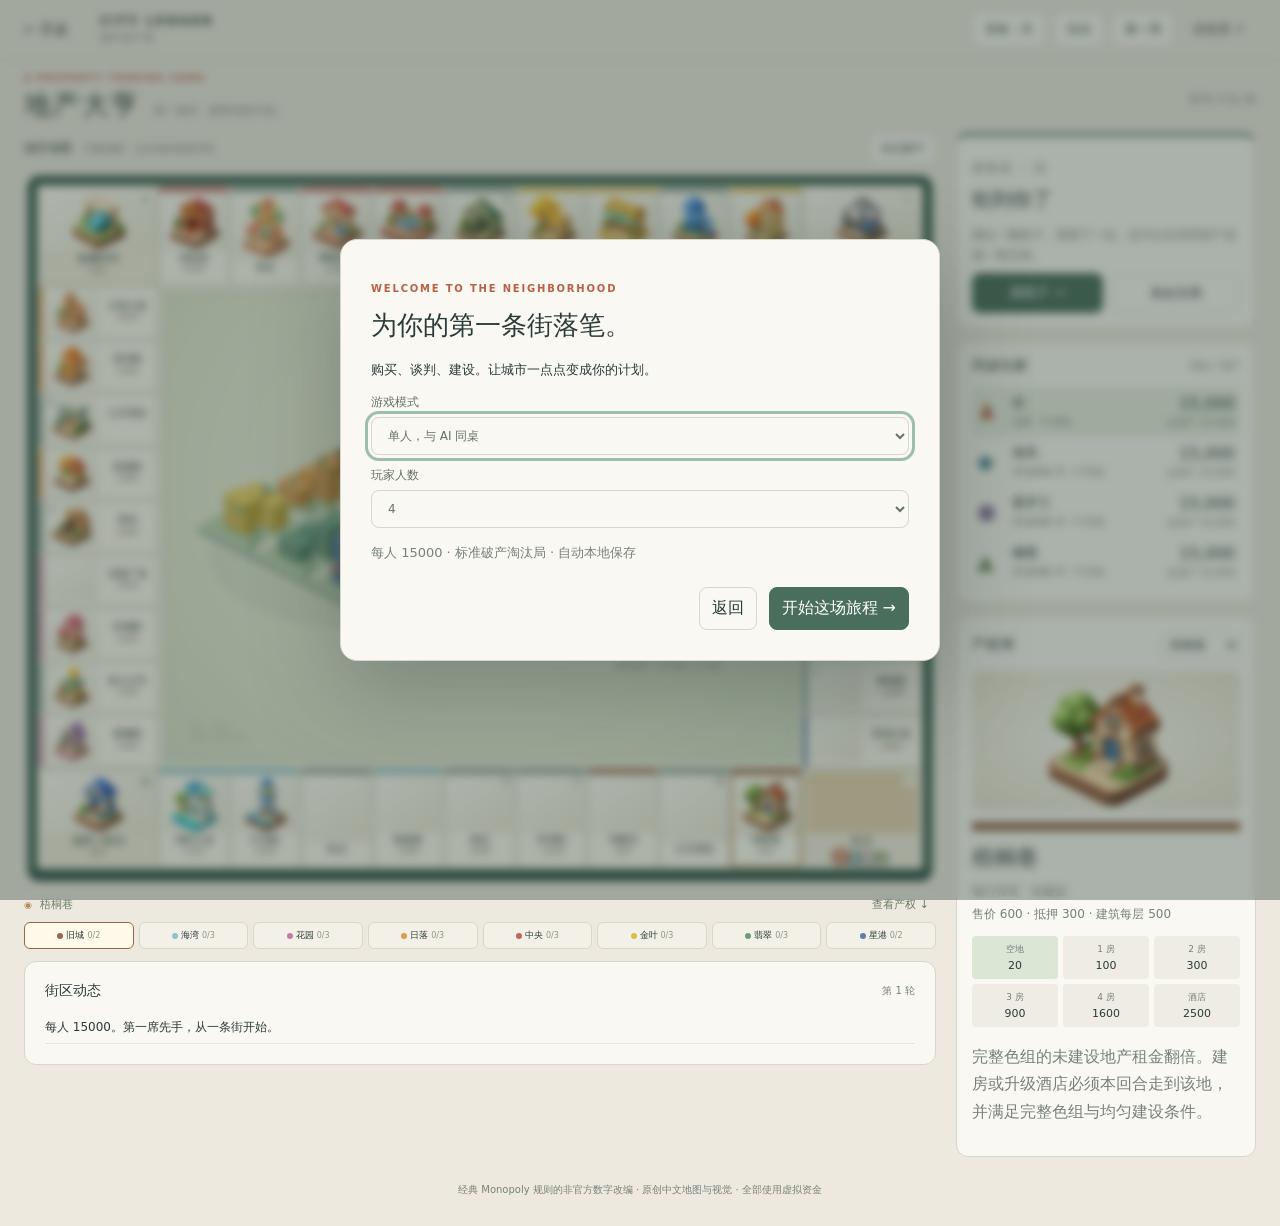
<file: games/monopoly/web/index.html>
<!doctype html>
<html lang="zh-CN">
<head><meta charset="utf-8"><meta name="viewport" content="width=device-width,initial-scale=1"><meta name="theme-color" content="#eee9df"><title>地产大亨 · Open Tabletop</title><link rel="stylesheet" href="./style.css"><link rel="stylesheet" href="./map.css"><link rel="stylesheet" href="./tile-art.css"><link rel="stylesheet" href="./dice.css"></head>
<body>
<header><a class="back" href="/">← 开桌</a><div class="wordmark">CITY LEDGER <span>城市资产簿</span></div><nav><button id="sound" aria-label="切换音效">音效：关</button><button id="rules">玩法</button><button id="new">新一局</button><a id="mode-link" href="./online.html">好友房 ↗</a></nav></header>
<main>
 <div class="page-title"><div><p class="eyebrow">A PROPERTY TRADING GAME</p><h1>地产大亨<span>每一条街，都有你的计划。</span></h1></div><p id="mode-label">单人 · 本地 AI</p></div>
 <div id="error" class="notice" role="alert" hidden></div>
 <section id="room-panel" class="room-panel" hidden>
   <div id="room-entry"><h2>与朋友开一桌</h2><p>2–6 个席位，空位由 AI 补齐。分享房间码即可加入。</p><div class="form-row"><label>昵称<input id="nickname" maxlength="16" value="街区访客" autocomplete="nickname"></label><label>席位<select id="room-count"><option>2</option><option>3</option><option selected>4</option><option>5</option><option>6</option></select></label><button id="create-room" class="primary">创建房间</button></div><div class="form-row"><label>房间码<input id="room-code" maxlength="6" placeholder="六位房间码" autocomplete="off"></label><button id="join-room">加入房间</button><button id="resume-room" hidden>重新连接</button></div></div>
   <div id="room-waiting" hidden><div class="room-heading"><h2>房间 <strong id="waiting-code"></strong></h2><span>空位自动补 AI</span></div><ul id="waiting-roster"></ul><div class="button-row"><button id="ready-room">我准备好了</button><button id="start-room" class="primary">开始游戏</button></div></div>
   <div id="room-tools" hidden><span id="connection">已连接</span><button id="copy-invite">复制邀请</button><button id="leave-room">离开房间</button></div>
 </section>
 <div class="game-layout">
  <section class="table-area" aria-label="棋盘与游戏记录">
   <div class="board-controls"><div><b>城市地图</b><span id="board-view-hint">完整地图 · 点击地块查看详情</span></div><div class="board-view-buttons"><button id="focus-piece">定位棋子</button></div></div>
   <div class="board-viewport" id="board-viewport"><div class="board-frame"><div id="board" class="board" aria-label="40 格地产棋盘">
    <div class="board-center">
      <div class="city-brand"><p class="center-kicker">THE CITY IS YOURS TO BUILD</p><h2>地产大亨</h2><p class="center-sub">CITY LEDGER · 一城一局</p></div>
      <div id="city-scene" class="city-scene"></div>
      <div class="center-status"><div id="dice" class="dice" aria-label="骰子"></div><p id="center-turn"></p><p id="bank-stock" class="bank-stock"></p></div>
      <span class="compass" aria-hidden="true">N<br>↑</span><span class="map-edition">EST. 2026<br>OPEN TABLETOP</span>
    </div>
   </div></div></div>
   <div class="map-caption"><span id="map-selection">点选地块，查看你的下一笔投资。</span><button id="inspect-property">查看产权 ↓</button></div><div id="district-legend" class="district-legend" aria-label="八个街区"></div>
   <section class="journal"><div class="section-heading"><h2>街区动态</h2><span id="round">第 1 轮</span></div><ol id="log" aria-live="polite"></ol></section>
  </section>
  <aside>
   <section class="action-panel"><p id="phase-label" class="eyebrow">你的回合</p><h2 id="action-title">从一条街开始</h2><p id="action-hint"></p><div id="actions" class="actions"></div><div id="trade-summary" hidden></div></section>
   <section class="players-panel"><div class="section-heading"><h2>同桌玩家</h2><span>现金 / 地产</span></div><div id="players"></div></section>
   <section class="property-panel"><div class="section-heading"><h2>产权簿</h2><select id="property-select" aria-label="选择查看地产"></select></div><div id="property-detail"></div><div id="property-actions" class="property-actions"></div></section>
  </aside>
 </div>
 <footer>经典 Monopoly 规则的非官方数字改编 · 原创中文地图与视觉 · 全部使用虚拟资金</footer>
</main>
<dialog id="setup-dialog"><form id="setup-form"><p class="eyebrow">WELCOME TO THE NEIGHBORHOOD</p><h2>为你的第一条街落笔。</h2><p>购买、谈判、建设。让城市一点点变成你的计划。</p><label>游戏模式<select id="local-mode"><option value="solo">单人，与 AI 同桌</option><option value="local">同屏，轮流操作</option></select></label><label>玩家人数<select id="player-count"><option>2</option><option>3</option><option selected>4</option><option>5</option><option>6</option></select></label><p class="muted">每人 15000 · 标准破产淘汰局 · 自动本地保存</p><div class="button-row"><button type="button" data-close="setup-dialog">返回</button><button type="submit" class="primary">开始这场旅程 →</button></div></form></dialog>
<dialog id="trade-dialog"><form id="trade-form"><p class="eyebrow">MAKE A DEAL</p><h2>谈一笔双方认可的交易</h2><label>交易对象<select id="trade-partner"></select></label><div class="trade-columns"><section><h3>你给出</h3><label>现金<input id="give-cash" type="number" min="0" step="10" value="0"></label><div id="give-properties"></div></section><section><h3>你获得</h3><label>现金<input id="take-cash" type="number" min="0" step="10" value="0"></label><div id="take-properties"></div></section></div><p class="muted">抵押地产接收者立即付银行 10% 转让费，之后赎回另付本息。建筑不能直接转让；每回合最多两次提案。</p><div class="button-row"><button type="button" data-close="trade-dialog">返回</button><button type="submit" class="primary">发送报价</button></div></form></dialog>
<dialog id="rules-dialog"><p class="eyebrow">THE HOUSE RULEBOOK</p><h2>先读懂城市，再成为大亨。</h2><h3>规则骨架</h3><p>每人 15000，单颗骰子走格，每回合只掷一次，经过或抵达起点领 2000。走到无主地产后，由当前玩家选择购买或不买；不买则保持无主，其他玩家不能抢购；其他玩家的未抵押地产自动收租。收齐同色后，只有本回合走到自己的那块地，才能在该地均匀建房或将四房升级为酒店。银行有 32 间房、12 座酒店。</p><p>掷出 6 点也不续掷。在狱中仍能收租，支付 500 或用出狱卡后正常掷骰；坐牢时可尝试掷出 6 点出狱，第三次失败必须付 500 后按刚才点数移动。</p><p>欠债先卖房、抵押或谈判筹款。建筑按半价卖回，抵押不收租，赎回付抵押额加 10%。资产仍不足才破产，欠玩家则资产交给债权人，欠银行则地产收回为无主并解除抵押，等待之后有人走到这里再购买。最后未破产者获胜。免费停车不发钱。</p><h3>本版明确的数字化差异</h3><ul><li>单骰改编：每回合只掷一次，公用事业直接使用本次点数计租。</li><li>固定第一席先手；2–6 人，自动收租。</li><li>建设仅限当前玩家本回合移动并结算后的所在地产；掷骰前、偿债时或其他地点不能建设。出售、抵押、赎回与交易仍在对应资产管理阶段进行。</li><li>落地购地：只有抵达无主地产的玩家可以按标价购买，也可以跳过；本版不设拍卖。</li><li>建筑库存先行动者先购；缺四间房无法单独降级酒店，可整色组清仓。</li><li>出狱卡可保留使用，但首版不支持单独交易。抵押转让先保留抵押并缴费，赎回为另一操作。</li><li>40 格中文地名与事件文案为原创；两套固定 16 张事件牌与经典事件效果相近，非特定盒装逐卡复刻。无股票、角色技能、奖池或额外贷款。</li><li>好友房每个行动窗口 60 秒，超时 AI 代行一步；真人收到交易报价超时自动拒绝。无人轮询时暂停推进。</li></ul><p>规则依据：<a href="https://instructions.hasbro.com/api/download/C1009_en-nz_monopoly-classic-game.pdf" target="_blank" rel="noopener">Hasbro C1009 说明书</a>。与本页差异列表一起阅读。</p><button class="primary" data-close="rules-dialog">明白了</button></dialog>
<script type="module" src="./ui.js"></script>
</body></html>
</file>
<file: games/monopoly/web/style.css>
:root{--paper:#faf8f2;--bg:#eee9df;--ink:#293b38;--muted:#76817b;--line:#d8d5c9;--accent:#b96046;--green:#496e5c;font-family:system-ui,-apple-system,"PingFang SC",sans-serif;color:var(--ink);background:var(--bg);font-synthesis:none}
*{box-sizing:border-box}body{margin:0}button,input,select{font:inherit;color:inherit}button,a,input,select{-webkit-tap-highlight-color:transparent}button,a{touch-action:manipulation}button,select,input{border:1px solid var(--line);border-radius:8px;background:var(--paper);padding:10px 12px}button{cursor:pointer;transition:background .15s,transform .15s}button:hover:not(:disabled){background:#e5e8dc;transform:translateY(-1px)}button:disabled{opacity:.42;cursor:not-allowed}a{color:inherit}button:focus-visible,a:focus-visible,select:focus-visible,input:focus-visible{outline:3px solid #9cbeac;outline-offset:3px}.primary{background:var(--green);color:white;border-color:var(--green)}.primary:hover:not(:disabled){background:#375743}header{max-width:1480px;padding:24px 34px 19px;margin:auto;display:flex;align-items:center;border-bottom:1px solid var(--line);gap:32px}.back{text-decoration:none;font-size:14px}.wordmark{font-size:12px;letter-spacing:.2em;font-weight:700}.wordmark span{display:block;font-size:10px;letter-spacing:.1em;color:var(--muted);margin-top:3px}nav{margin-left:auto;display:flex;gap:8px;align-items:center}nav button,nav a{font-size:12px;padding:8px 12px}nav a{text-decoration:none}main{max-width:1480px;padding:25px 34px;margin:auto}.page-title{display:flex;justify-content:space-between;align-items:end;margin:0 0 24px}.eyebrow{font-size:10px;letter-spacing:.18em;color:var(--accent);font-weight:700}h1{font-size:34px;font-weight:600;margin:10px 0 0;letter-spacing:.07em}h1 span{font-size:12px;font-weight:400;letter-spacing:0;color:var(--muted);margin-left:20px}#mode-label{font-size:12px;color:var(--muted)}h2{font-size:18px;font-weight:600;margin:0 0 12px}h3{font-size:14px}p{line-height:1.7}.game-layout{display:grid;grid-template-columns:minmax(0,1fr) 330px;gap:24px;align-items:start}.board-frame{padding:13px;background:#dad9cc;border:1px solid #c7cbbb;box-shadow:0 15px 40px #334c3820;border-radius:14px}.board{display:grid;grid-template-columns:repeat(11,minmax(0,1fr));grid-template-rows:repeat(11,minmax(0,1fr));aspect-ratio:1;gap:2px;background:#b6c2b5;border:2px solid #7a9382;border-radius:4px;overflow:hidden;position:relative}.space{padding:0;border:0;border-radius:0;position:relative;min-width:0;background:#f8f6eb;display:flex;flex-direction:column;align-items:center;justify-content:center;gap:2px;overflow:hidden}.space:hover:not(:disabled){transform:none;background:white}.space .color{height:14%;background:var(--group);width:100%;position:absolute;top:0;left:0}.space .space-name{font-size:clamp(7px,.72vw,12px);line-height:1.2;margin-top:9%;padding:0 1px;text-align:center}.space small{font-size:clamp(6px,.65vw,10px);color:#7e887e}.space.selected{outline:3px solid var(--accent);outline-offset:-3px;z-index:2}.space.mortgaged{background:repeating-linear-gradient(135deg,#f5f3e8,#f5f3e8 4px,#e6e3da 4px,#e6e3da 6px)}.space .owner{position:absolute;bottom:0;width:100%;height:4px;background:var(--owner)}.pieces{display:flex;gap:1px;position:absolute;bottom:5px;left:2px;right:2px;flex-wrap:wrap;justify-content:center}.piece{font-size:clamp(8px,1vw,15px);color:var(--player);text-shadow:0 1px white,1px 0 white,-1px 0 white,0 -1px white;line-height:1}.building{position:absolute;top:0;left:2px;color:#fff;font-size:clamp(6px,.65vw,10px);text-shadow:0 1px 2px #0008}.board-center{grid-column:2/11;grid-row:2/11;display:flex;flex-direction:column;justify-content:center;align-items:center;text-align:center;background:#e6ebdc;padding:6%;overflow:hidden}.center-kicker{font-size:clamp(6px,.75vw,11px);letter-spacing:.25em;color:#7f9381}.city{width:88%;color:#617f6a;max-height:145px}.city svg{display:block;width:100%;height:auto}.board-center h2{font:600 clamp(21px,3.1vw,46px)/1.2 Georgia,"Songti SC",serif;letter-spacing:.15em;margin:14px 0 8px}.center-sub{font-size:clamp(5px,.7vw,10px);letter-spacing:.25em;color:#809581;margin:0}.dice{display:flex;gap:14px;margin:25px 0 9px}.dice span{display:grid;place-items:center;width:58px;height:58px;background:#fffdf4;border:1px solid #cbd2c3;border-radius:12px;font-size:46px;line-height:1;box-shadow:0 5px 0 #bac5b25c;color:#3f5f4b}.dice.rolling span{animation:tumble .18s linear 4}#center-turn{font-size:13px;margin:10px 0}.bank-stock,.direction{font-size:10px;color:#7b8d78}.direction{margin-top:20px;letter-spacing:.06em}aside{display:grid;gap:16px}aside>section,.journal,.room-panel{background:var(--paper);border:1px solid var(--line);border-radius:12px;padding:20px}.action-panel{border-top:3px solid var(--green)}.action-panel h2{font-size:23px}.action-panel p{font-size:13px;color:var(--muted);margin:10px 0}.actions{display:flex;flex-wrap:wrap;gap:8px}.actions button{flex:1 1 auto;font-size:13px}.section-heading{display:flex;align-items:center;justify-content:space-between;gap:10px;margin-bottom:12px}.section-heading h2{font-size:14px;margin:0}.section-heading>span{font-size:10px;color:var(--muted)}.player{display:grid;grid-template-columns:28px 1fr auto;align-items:center;padding:9px 8px;border-radius:7px;gap:7px;font-size:13px}.player.active{background:#e9eddf}.player.out{opacity:.4}.player .token{font-size:22px;color:var(--player)}.player small{display:block;color:var(--muted);font-size:10px;margin-top:3px}.player .balance{text-align:right;font-variant-numeric:tabular-nums;font-size:16px}.property-panel select{max-width:160px;font-size:12px;padding:5px}.property-title{border-top:9px solid var(--group);padding-top:12px}.property-title h3{font:600 22px Georgia,"Songti SC",serif;margin:0 0 8px}.property-title p{font-size:12px;color:var(--muted);margin:3px 0}.rents{display:grid;grid-template-columns:repeat(3,1fr);gap:5px;margin:12px 0}.rents span{background:#efece3;padding:7px 4px;border-radius:4px;font-size:11px;text-align:center}.rents span.current{background:#dce6d5}.rents small{display:block;font-size:9px;color:var(--muted);margin-bottom:3px}.property-actions{display:flex;gap:6px;flex-wrap:wrap}.property-actions button{font-size:11px;padding:8px}.journal{margin-top:20px}.journal ol{padding:0;list-style:none;margin:0;max-height:190px;overflow:auto}.journal li{padding:7px 0;border-bottom:1px solid #e9e5dc;font-size:12px;color:#657067}.journal li:first-child{color:var(--ink)}footer{font-size:10px;color:var(--muted);text-align:center;margin:26px 0 5px}.notice{background:#fff1df;border:1px solid #d5ac80;color:#895131;padding:12px 16px;border-radius:8px;margin-bottom:15px;font-size:13px}.room-panel{margin-bottom:20px}.form-row,.button-row{display:flex;gap:12px;align-items:end;flex-wrap:wrap}.form-row{margin:12px 0}.room-heading{display:flex;align-items:center;gap:20px}.room-heading span{font-size:12px;color:var(--muted)}#waiting-roster{display:flex;gap:10px;flex-wrap:wrap;padding:0;list-style:none;font-size:12px}#waiting-roster li{padding:10px 15px;background:#e9eddf;border-radius:6px}#room-tools{display:flex;align-items:center;gap:10px;margin-top:15px;font-size:12px}#room-tools span{margin-right:auto}label{display:block;font-size:12px;color:#667267}label>input,label>select{display:block;width:100%;margin:6px 0 12px}#trade-summary{font-size:12px;background:#e9eddf;padding:12px;border-radius:8px;margin-top:12px}dialog{width:min(600px,92vw);max-height:88vh;border:1px solid var(--line);border-radius:17px;padding:30px;color:var(--ink);background:var(--paper);box-shadow:0 30px 90px #10231b44}dialog::backdrop{background:#243b315e;backdrop-filter:blur(4px)}dialog h2{font:600 26px/1.4 Georgia,"Songti SC",serif}dialog p,dialog li{font-size:13px;line-height:1.8}dialog .button-row{margin-top:22px;justify-content:flex-end}.muted{color:var(--muted)}.trade-columns{display:grid;grid-template-columns:1fr 1fr;gap:20px}.trade-columns section{background:#eeeede;padding:12px;border-radius:8px}.trade-columns label.check{display:flex;align-items:center;gap:6px;font-size:12px;margin:8px 0}.check input{width:auto;margin:0}[hidden]{display:none!important}@keyframes tumble{0%{transform:rotate(-9deg) translateY(0)}50%{transform:rotate(9deg) translateY(-7px)}100%{transform:rotate(-9deg)}}
@media(min-width:1550px){.space .space-name{font-size:11px}.space small{font-size:10px}}
@media(max-width:1000px){main{padding:20px}header{padding:20px;gap:15px}.game-layout{grid-template-columns:minmax(0,1fr) 290px;gap:14px}aside>section{padding:15px}h1 span{display:none}.board-frame{padding:7px}.dice{margin:14px 0 5px}.dice span{width:43px;height:43px;font-size:35px}.direction{margin-top:8px}.space .space-name{font-size:8px}.space small{font-size:7px}}
@media(max-width:760px){.game-layout{grid-template-columns:1fr}.table-area{display:contents}.board-frame{order:1}aside{display:contents}.action-panel{order:2}.players-panel{order:3}.property-panel{order:4}.journal{order:5;margin-top:0}header{padding:12px;gap:10px}.wordmark{font-size:9px}.wordmark span{display:none}nav{gap:2px}nav button,nav a{padding:7px;font-size:10px}main{padding:16px 10px}.page-title{margin-bottom:18px}h1{font-size:29px}#mode-label{font-size:10px}.center-kicker{font-size:7px}.center-sub{font-size:6px}.board-center h2{font-size:32px}.space .space-name{font-size:8px}.space small{font-size:7px}.pieces{bottom:3px}.piece{font-size:11px}#players{display:grid;grid-template-columns:1fr 1fr;gap:4px}.city{max-height:110px}.board-center{padding:4%}.dice{margin:12px 0 3px}.dice span{width:42px;height:42px;font-size:35px}#center-turn{font-size:11px;margin:5px 0}.bank-stock{font-size:8px;margin:4px}.direction{font-size:7px;margin-top:6px}.action-panel h2{font-size:21px}.actions button{min-height:44px}.property-panel select{max-width:200px}.trade-columns{gap:8px}dialog{padding:22px}.room-heading{flex-wrap:wrap}.room-heading strong{letter-spacing:.1em}}
@media(prefers-reduced-motion:reduce){*,*::before,*::after{animation:none!important;transition:none!important;scroll-behavior:auto!important}}
</file>
<file: games/monopoly/web/map.css>
/* City Ledger: a paper board surrounding a miniature garden city. */
.board-frame{container-type:inline-size;padding:12px;background:#385b51;border:1px solid #284b40;border-radius:18px;box-shadow:0 3px 0 #233e35,0 14px 32px #344e3926,0 0 0 5px #dcd8c9}
.board{gap:2px;background:#d9dccd;border:2px solid #f4ecd9;border-radius:6px;isolation:isolate;overflow:visible}
.space{background:#faf7eb;z-index:1;box-shadow:inset 0 0 0 1px #e8e4d5;overflow:visible;gap:2px;padding:9% 0 5%;border-radius:2px;transition:background .18s,box-shadow .18s}
.space:hover:not(:disabled){background:#fffdf5;box-shadow:inset 0 0 0 2px #b0bba1;z-index:4}
.space .color{height:9%;box-shadow:inset 0 -1px #0000000a;border-radius:2px 2px 0 0}
.space .space-name{font-size:clamp(7px,1.22cqi,11px);font-weight:550;margin:0;padding:0 1px;letter-spacing:-.04em;line-height:1.15}
.space small{font:500 clamp(6px,1.06cqi,10px)/1.1 ui-monospace,monospace;color:#7e8274;letter-spacing:0}
.tile-icon{display:block;width:30%;height:30%;color:var(--group);flex-shrink:0;opacity:.95}
.tile-icon svg{display:block;width:100%;height:100%}
.space--street .tile-icon{height:29%;width:34%;opacity:.8}
.space--rail{background:#e7eddf}.space--utility{background:#e4ece5}.space--chance{background:#f2e8d4}.space--chance .tile-icon{color:#bc884a}.space--chest{background:#f1e9df}.space--chest .tile-icon{color:#aa7b66}.space--tax{background:#ede5d9}.space--tax .tile-icon{color:#8f7560}
.space--corner{background:#dedfc7;justify-content:center;gap:4px}.space--corner .color{display:none}.space--corner .tile-icon{width:34%;height:34%;color:#6d8064}.space--corner small{font-size:clamp(4px,.65cqi,7px);font-weight:500;letter-spacing:0}.space--go{background:#e6d8bb}.space--go .tile-icon{color:#a86d4d}.space--goJail{background:#e2dacb}
.space.selected{outline:0;box-shadow:inset 0 0 0 2px #b2784c,0 0 0 1px #b2784c;z-index:5;background:#fffdf2}
.space.mortgaged{background:repeating-linear-gradient(135deg,#e4e1d6,#e4e1d6 4px,#eeece3 4px,#eeece3 8px)}.space.mortgaged .tile-icon{opacity:.35}
.space .owner{height:3px;bottom:0;border-radius:0 0 2px 2px;box-shadow:0 1px 0 #fff5}
.building{height:12%;display:flex;gap:2px;align-items:center;justify-content:center;left:0;right:0;top:-1px;z-index:2;text-shadow:none}
.building i{width:7px;height:6px;background:#305e45;clip-path:polygon(0 40%,50% 0,100% 40%,90% 40%,90% 100%,10% 100%,10% 40%);filter:drop-shadow(0 1px white)}
.building b{background:#a35c46;color:#fff6e6;font:700 7px/10px ui-monospace,monospace;border-radius:2px;width:16px;text-align:center;border:1px solid #ead9bc}
.pieces{bottom:2px;left:-1px;right:-1px;gap:0;z-index:5;pointer-events:none;align-items:center;flex-wrap:nowrap}
.piece{width:clamp(9px,2.1cqi,17px);height:clamp(9px,2.1cqi,17px);display:grid;place-items:center;font-size:clamp(6px,1.5cqi,12px);line-height:1;border-radius:50%;color:#fff9e9;background:var(--player);border:1.5px solid #fff4dc;box-shadow:0 2px 3px #263c334d;text-shadow:none;flex-shrink:0;margin-left:-2px}
.piece--active{box-shadow:0 0 0 1.5px var(--player),0 2px 4px #21372a66;transform:translateY(-2px)}
.board-center{padding:0;position:relative;background:radial-gradient(ellipse at 50% 40%,#f4f3dc 0%,#e7ebd6 55%,#d9e0c9 100%);overflow:hidden;box-shadow:inset 0 0 0 4px #f4f1e3,inset 0 0 0 5px #bfcbb19e;isolation:isolate}
.board-center::before{content:"";position:absolute;inset:9px;border:1px solid #b5c3a26b;pointer-events:none}
.board-center::after{content:"";position:absolute;inset:0;background-image:radial-gradient(#718a6010 .6px,transparent .6px);background-size:4px 4px;z-index:-1;pointer-events:none}
.city-brand{position:absolute;top:6%;left:10%;right:10%;z-index:2}
.center-kicker{font-size:clamp(5px,1.05cqi,9px);letter-spacing:.22em;margin:0;color:#869275}
.board-center .city-brand h2{font:600 clamp(23px,5.3cqi,47px)/1.25 Georgia,"Songti SC",serif;letter-spacing:.22em;text-indent:.22em;color:#385947;margin:8px 0 5px}
.center-sub{font-size:clamp(5px,.9cqi,9px);letter-spacing:.22em;margin:0;color:#899477}
.city-scene{position:absolute;top:20%;width:100%;height:57%;pointer-events:none}
.city-map{display:block;width:100%;height:100%;overflow:visible}
.district-plinth{transition:fill .2s,stroke-opacity .2s,stroke-width .2s}
.is-selected .district-plinth{fill:#e8dbb4;stroke-opacity:1;stroke-width:2.5}
.river-boat{animation:boat-drift 8s ease-in-out infinite alternate}
.center-status{position:absolute;bottom:5%;left:8%;right:8%;display:flex;flex-direction:column;align-items:center;z-index:3}
.center-status .dice{margin:0 0 10px;gap:12px}
.dice .die-face{display:grid;grid-template-columns:repeat(3,1fr);grid-template-rows:repeat(3,1fr);gap:3px;padding:10px;width:clamp(30px,6.6cqi,56px);height:clamp(30px,6.6cqi,56px);border-radius:10px;background:linear-gradient(145deg,#fffdf2,#ece9d7);box-shadow:inset 1px 1px #fff,0 3px 0 #b6c3a7,0 5px 8px #41563f1a;border:1px solid #b6c3a780}
.die-face i{border-radius:50%;display:block;width:100%;height:100%;background:transparent}.die-face i.pip{background:#49634e;box-shadow:inset 0 1px 1px #243d3155}
#center-turn{font-size:clamp(8px,1.5cqi,13px);font-weight:500;margin:0 0 6px;line-height:1.25}.bank-stock{font-size:clamp(6px,1.1cqi,10px);margin:0;line-height:1.3;color:#7f8d70}
.compass{position:absolute;right:5%;top:6%;color:#94a284;font:500 10px/1.5 Georgia,serif}.map-edition{position:absolute;left:5%;bottom:5%;text-align:left;color:#91a083;font:500 clamp(4px,.7cqi,6px)/1.7 ui-monospace,monospace;letter-spacing:.1em}
.map-caption{display:flex;align-items:center;justify-content:space-between;gap:10px;margin-top:14px;color:#667960;font-size:12px}.map-caption button{border:0;background:none;font-size:11px;padding:7px}.map-caption>span::before{content:'◉';font-size:9px;margin-right:8px;color:#b98756}
.district-legend{display:grid;grid-template-columns:repeat(8,1fr);gap:5px;margin:5px 0 0}.district-legend button{display:flex;align-items:center;justify-content:center;gap:5px;padding:8px 2px;border:1px solid #d9d7c9;background:#f3f1e7;font-size:10px;border-radius:6px}.district-legend button i{width:6px;height:6px;border-radius:50%;background:var(--group);flex-shrink:0}.district-legend button span{font-size:8px;color:#8d9685}.district-legend button.selected{border-color:var(--group);background:#fff9e9}
@keyframes boat-drift{from{transform:translate(-2px,-1px)}to{transform:translate(4px,2px)}}
@media(min-width:1001px){.table-area{width:100%;max-width:clamp(500px,calc(100dvh - 225px),840px);justify-self:center}.space .space-name{font-size:clamp(9px,1.22cqi,11px)}.space small{font-size:clamp(8px,1.06cqi,10px)}}
@media(min-width:761px) and (max-height:850px){header{padding-top:15px;padding-bottom:15px}main{padding-top:17px}.page-title{margin-bottom:18px}h1{font-size:29px}.journal{margin-top:14px}}
@media(max-width:1000px){.district-legend{grid-template-columns:repeat(4,1fr)}.board-frame{padding:8px}.dice .die-face{padding:7px;gap:2px;border-radius:7px}.map-caption{font-size:10px}.map-edition{display:none}}
@media(max-width:760px){.board-frame{order:1;margin-top:2px;padding:6px;border-radius:10px;box-shadow:0 3px 0 #233e35,0 7px 16px #344e3926,0 0 0 3px #dcd8c9}.map-caption{order:2;margin-top:-5px}.district-legend{order:3;margin-top:-10px;grid-template-columns:repeat(8,1fr);gap:3px}.district-legend button{font-size:8px;padding:8px 1px;gap:3px;flex-wrap:wrap}.district-legend button span{display:none}.district-legend button i{width:5px;height:5px}.action-panel{order:4}.players-panel{order:5}.property-panel{order:6}.journal{order:7}.space{gap:1px;padding:10% 0 5%}.space--street .tile-icon{display:none}.space .space-name{font-size:clamp(6px,1.75cqi,9px);letter-spacing:-.05em}.space small{font-size:clamp(5px,1.5cqi,8px)}.tile-icon{width:27%;height:27%}.space--corner .tile-icon{width:34%;height:34%}.space--corner small{display:none}.space--corner{gap:2px}.building i{width:4px;height:4px}.building b{font-size:5px;line-height:7px;width:10px}.piece{border-width:1px}.board-center::before{inset:5px}.board-center .city-brand h2{font-size:clamp(22px,6.3cqi,37px);margin:5px 0 3px}.center-kicker{font-size:5px}.center-sub{font-size:5px}.city-brand{top:6%}.city-scene{top:20%;height:57%}.center-status{bottom:5%}.center-status .dice{margin-bottom:7px;gap:9px}.dice .die-face{width:31px;height:31px;padding:6px;gap:2px;border-radius:6px}#center-turn{font-size:8px;margin-bottom:4px}.bank-stock{font-size:6px}.compass{font-size:7px}.map-caption button{font-size:10px;padding:5px}.journal{margin-top:0}}
@media(prefers-reduced-motion:reduce){.river-boat,.dice.rolling span{animation:none}.district-plinth,.space{transition:none}}
</file>
<file: games/monopoly/web/tile-art.css>
/* Fit all 40 illustrated locations inside the available map area. */
header,main{max-width:1680px}
header{padding:12px 24px}main{padding:12px 24px 24px}
.page-title{margin-bottom:12px;gap:12px}.page-title .eyebrow{margin:0 0 3px;font-size:9px;line-height:1.4}
h1{margin:0;font-size:27px;line-height:1.25}h1 span{font-size:11px;margin-left:14px}
.game-layout{grid-template-columns:minmax(0,1fr) 300px;gap:20px;align-items:start}
.table-area{width:100%;max-width:none;min-width:0;display:block;justify-self:stretch}
.board-controls{display:flex;justify-content:space-between;align-items:center;gap:10px;margin-bottom:8px;min-height:30px}
.board-controls>div:first-child{display:flex;gap:12px;align-items:center}
.board-controls b{font-size:12px}.board-controls span{font-size:10px;color:var(--muted)}
.board-view-buttons button{font-size:11px;padding:7px 10px}
.board-viewport{width:100%;max-height:none;min-width:0;overflow:visible;border-radius:13px;padding:4px;background:#e1e4d7}
.board-frame{width:100%;min-width:0;max-width:none;padding:8px;margin:0;border-radius:11px;box-shadow:0 3px 0 #233e35,0 0 0 2px #d3d6c6}
.board{width:100%;height:var(--map-height,calc(100dvh - 220px));min-height:0;aspect-ratio:auto;grid-template-columns:minmax(0,1.7fr) repeat(9,minmax(0,1fr)) minmax(0,1.7fr);grid-template-rows:minmax(0,1.9fr) repeat(9,minmax(0,1fr)) minmax(0,1.9fr);gap:2px;overflow:hidden;border-radius:4px}
.space{display:grid;min-width:0;min-height:0;grid-template-columns:minmax(0,1fr);grid-template-rows:minmax(0,1fr) auto auto;align-items:center;justify-items:center;gap:2px;padding:6px 2px 10px;overflow:hidden;background:#fffaf0;border-radius:2px}
.space .color{height:5px;z-index:4;border-radius:2px 2px 0 0}
.tile-art{width:100%;height:100%;min-height:0;min-width:0;display:block;overflow:hidden;border-radius:2px;background:linear-gradient(145deg,#fffdf5,#eee8d8)}
.tile-art img{display:block;width:100%;height:100%;object-fit:contain;object-position:center;transition:transform .18s}
.space:hover:not(:disabled) .tile-art img{transform:scale(1.05)}
.space .space-name{font-size:clamp(7px,1.12cqi,11px);letter-spacing:-.04em;line-height:1.1;margin:0;padding:0;text-align:center;font-weight:650;z-index:2;white-space:nowrap}
.space small{font:500 clamp(6px,1cqi,10px)/1 ui-monospace,monospace;color:#7a705d;z-index:2;white-space:nowrap}
.space--horizontal .tile-art{min-height:0}
.space .tile-icon{position:absolute;right:3px;top:7px;display:block;width:11px;height:11px;background:#fffcf0ed;border-radius:3px;padding:1px;color:#5b6e56;z-index:3;box-shadow:0 1px 2px #3143311a}
.space--street .tile-icon{display:none}
.space--side{grid-template-columns:minmax(0,1fr) minmax(0,1fr);grid-template-rows:minmax(0,1fr) minmax(0,1fr);padding:3px 3px 5px 6px;gap:1px 3px}
.space--side .color{left:0;top:0;width:4px;height:100%;border-radius:2px 0 0 2px}
.space--side .tile-art{grid-column:1;grid-row:1/3;width:100%;height:100%;min-height:0}
.space--side .space-name{grid-column:2;grid-row:1;align-self:end;white-space:normal;max-width:100%;line-height:1.05}
.space--side small{grid-column:2;grid-row:2;align-self:start;padding-top:2px}
.space--side .tile-icon{right:auto;left:8px;top:4px;width:9px;height:9px}
.space--corner{padding:3px 3px 10px;grid-template-rows:minmax(0,1fr) auto auto;gap:2px;background:#f2ecdc}
.space--corner .tile-art{width:100%;height:100%}.space--corner .space-name{font-size:clamp(8px,1.25cqi,12px)}
.space--corner small{font-size:clamp(6px,.9cqi,9px);display:block}
.space--corner .tile-icon{width:13px;height:13px;right:5px;top:5px}
.space--go .tile-art{background:#e3d1ac}.space.mortgaged .tile-art{filter:grayscale(.85);opacity:.6}
.building{top:0;height:7px;left:3px;right:3px;gap:2px}.building i{width:7px;height:6px}.building b{height:10px;line-height:8px;font-size:7px;width:17px}
.space--side .building{left:6px;right:auto;top:auto;bottom:0;height:7px}
.space .owner{height:3px;z-index:2}.pieces{bottom:1px;left:0;right:0;z-index:6}
.piece{width:clamp(10px,1.75cqi,16px);height:clamp(10px,1.75cqi,16px);font-size:clamp(7px,1.2cqi,11px);border-width:1px}
.space--side .pieces{left:auto;right:1px;bottom:0;max-width:90%}.space.occupied .tile-art{opacity:.9}
.space.selected{box-shadow:inset 0 0 0 2px #bf8b54;outline:none}.space.selected .tile-art{box-shadow:0 0 0 1px #c8a06d}
.property-art{display:block;width:100%;height:140px;object-fit:contain;object-position:center;border-radius:8px;margin:0 0 11px;background:radial-gradient(ellipse at center,#fffdf6,#e9e2d0)}
.city-brand{top:5%}.board-center .city-brand h2{font-size:clamp(20px,3.5cqi,38px);margin:4px 0}
.center-kicker{font-size:clamp(5px,.8cqi,8px);margin:0}.center-sub{font-size:clamp(5px,.7cqi,8px)}
.city-scene{top:22%;height:51%}.center-status{bottom:5%}.center-status .dice{margin-bottom:6px;gap:9px}
.dice .die-face{width:clamp(23px,4.6cqi,42px);height:clamp(23px,4.6cqi,42px);padding:clamp(5px,.85cqi,8px);gap:2px}
.bank-stock{font-size:clamp(6px,.9cqi,9px)}#center-turn{font-size:clamp(7px,1.1cqi,11px);margin:0 0 4px}
aside{display:grid;grid-template-columns:minmax(0,1fr);gap:12px;min-width:0}aside>section{padding:15px}
.action-panel h2{font-size:20px}.action-panel p{font-size:12px;margin:7px 0}.player{padding:7px 5px}
.journal{margin-top:12px}.map-caption{margin:8px 0 0;font-size:11px}
.district-legend{margin-top:3px;grid-template-columns:repeat(8,minmax(0,1fr))}
.district-legend button{padding:6px 1px;font-size:9px;gap:3px;min-width:0}
@media(min-width:901px){
 .city-scene{left:0;top:7%;width:64%;height:86%}
 .city-brand{left:62%;right:3%;top:20%}
 .board-center .city-brand h2{font-size:clamp(20px,2.8cqi,32px);letter-spacing:.12em}
 .center-kicker{font-size:6px;letter-spacing:.1em}
 .center-status{left:62%;right:3%;bottom:20%}
}
@media(max-width:1100px){
 .game-layout{grid-template-columns:minmax(0,1fr) 265px;gap:14px}
 header,main{padding-left:16px;padding-right:16px}h1 span{display:none}
 .board-controls>div:first-child{gap:7px}.board-controls span{font-size:9px}
 .board-frame{padding:6px}.property-art{height:125px}.district-legend button span{display:none}
}
@media(max-width:900px){
 .game-layout{grid-template-columns:minmax(0,1fr)}
 aside{display:grid;grid-template-columns:minmax(0,1fr) minmax(0,1fr);gap:12px}
 .action-panel{grid-column:1;grid-row:1;order:0}.players-panel{grid-column:2;grid-row:1;order:0}.property-panel{grid-column:1/3;order:0}
 .property-art{height:200px}.table-area{display:block}
 .board-viewport{max-width:740px;margin:auto}
 .board-controls,.map-caption,.district-legend{max-width:740px;margin-left:auto;margin-right:auto}
}
@media(max-width:600px){
 header{padding:10px}main{padding:10px}h1{font-size:24px}.page-title{margin-bottom:10px}
 .table-area,aside{display:contents}
 .board-controls{order:1}.board-viewport{order:2}.map-caption{order:3}.district-legend{order:4}
 .action-panel{order:5}.players-panel{order:6}.property-panel{order:7}.journal{order:8}
 .board-controls{margin:0 0 6px;min-height:28px}.board-controls>div:first-child{display:block}
 .board-controls b{font-size:11px}.board-controls span{display:block;font-size:8px;margin-top:2px}
 .board-view-buttons button{padding:7px;font-size:10px}
 .board-frame{padding:4px;border-radius:8px}.board-viewport{border-radius:9px;padding:3px}
 .board{gap:1px;border-width:1px}
 .space{padding:4px 1px 6px;gap:1px}.space .space-name{font-size:clamp(5.5px,1.75cqi,8px)}.space small{font-size:clamp(5px,1.55cqi,7px)}
 .space .color{height:3px}.space--side{padding:2px 1px 3px 4px;gap:1px}
 .space--side .color{height:100%;width:3px}.space--side .space-name{font-size:clamp(5.5px,1.7cqi,8px)}.space--side small{padding-top:1px}
 .space--corner{padding:2px 1px 6px}.space--corner small{display:none}.space .tile-icon{display:none}
 .building i{width:4px;height:4px}.building b{font-size:5px;line-height:6px;height:7px;width:10px}
 .space .owner{height:2px}.piece{width:9px;height:9px;font-size:6px}
 .property-art{height:210px}
 .action-panel,.players-panel,.property-panel{grid-column:1;grid-row:auto}
 .map-caption{margin:6px 0 0;font-size:10px}.district-legend{margin:3px 0 8px;gap:3px}.district-legend button{font-size:8px}
 .city-brand{top:6%}.board-center .city-brand h2{font-size:clamp(18px,5.6cqi,27px);margin:0 0 3px}
 .center-kicker{display:none}.center-sub{font-size:5px}.center-status .dice{margin-bottom:5px;gap:7px}
 .dice .die-face{width:23px;height:23px;padding:5px;gap:1px}#center-turn{font-size:7px;margin-bottom:3px}.bank-stock{font-size:6px}
 .compass,.map-edition{display:none}
}
@media(prefers-reduced-motion:reduce){.tile-art img{transition:none}}
</file>
<file: games/monopoly/web/dice.css>
.dice{gap:20px;perspective:600px;min-height:42px;align-items:center;justify-content:center}
.die-shell{--die-size:clamp(30px,4.4cqi,48px);width:var(--die-size);height:var(--die-size);position:relative;perspective:480px;filter:drop-shadow(0 7px 3px #334a3229)}
.dice-cube{width:100%;height:100%;position:relative;transform-style:preserve-3d;transform:rotateX(var(--rest-x,-16deg)) rotateY(var(--rest-y,-20deg));transition:transform .15s ease-out}
.cube-face{position:absolute;inset:0;display:grid;grid-template-columns:repeat(3,1fr);grid-template-rows:repeat(3,1fr);gap:3px;padding:18%;background:#fff9e8;border:1px solid #c9c2a6;border-radius:14%;backface-visibility:hidden;box-shadow:inset 1px 1px 2px #fff,inset -2px -2px 3px #bdb69b33}
.cube-face i{display:block;border-radius:50%;min-width:0;min-height:0}
.cube-face i.pip{background:#385743;box-shadow:inset 0 1px 1px #172e2699}
.face-1{transform:translateZ(calc(var(--die-size)/2))}
.face-2{transform:rotateY(90deg) translateZ(calc(var(--die-size)/2));background:#eee6d1}
.face-3{transform:rotateX(90deg) translateZ(calc(var(--die-size)/2));background:#fffdf2}
.face-4{transform:rotateX(-90deg) translateZ(calc(var(--die-size)/2));background:#ded6be}
.face-5{transform:rotateY(-90deg) translateZ(calc(var(--die-size)/2));background:#f2ecd9}
.face-6{transform:rotateY(180deg) translateZ(calc(var(--die-size)/2));background:#ece5cf}
.dice.is-rolling .dice-cube{animation:dice-spin-3d .65s linear infinite;animation-direction:normal;transition:none}
.dice.is-rolling .die-shell{animation:dice-hop .55s ease-in-out infinite alternate;animation-delay:calc(var(--die-index)*-.2s)}
.dice.is-rolling .die-shell:nth-child(2) .dice-cube{animation-direction:reverse;animation-duration:.57s}
@keyframes dice-spin-3d{0%{transform:rotateX(0deg) rotateY(0deg) rotateZ(0deg)}100%{transform:rotateX(360deg) rotateY(540deg) rotateZ(180deg)}}
@keyframes dice-hop{from{transform:translateY(1px) rotate(-7deg)}to{transform:translateY(-13px) rotate(8deg)}}
@media(max-width:600px){.die-shell{--die-size:28px}.dice{gap:14px;min-height:34px}.cube-face{gap:2px}}
@media(prefers-reduced-motion:reduce){.dice.is-rolling .dice-cube,.dice.is-rolling .die-shell{animation:none}.dice.is-rolling{opacity:.6}.dice-cube{transition:none}}
</file>
